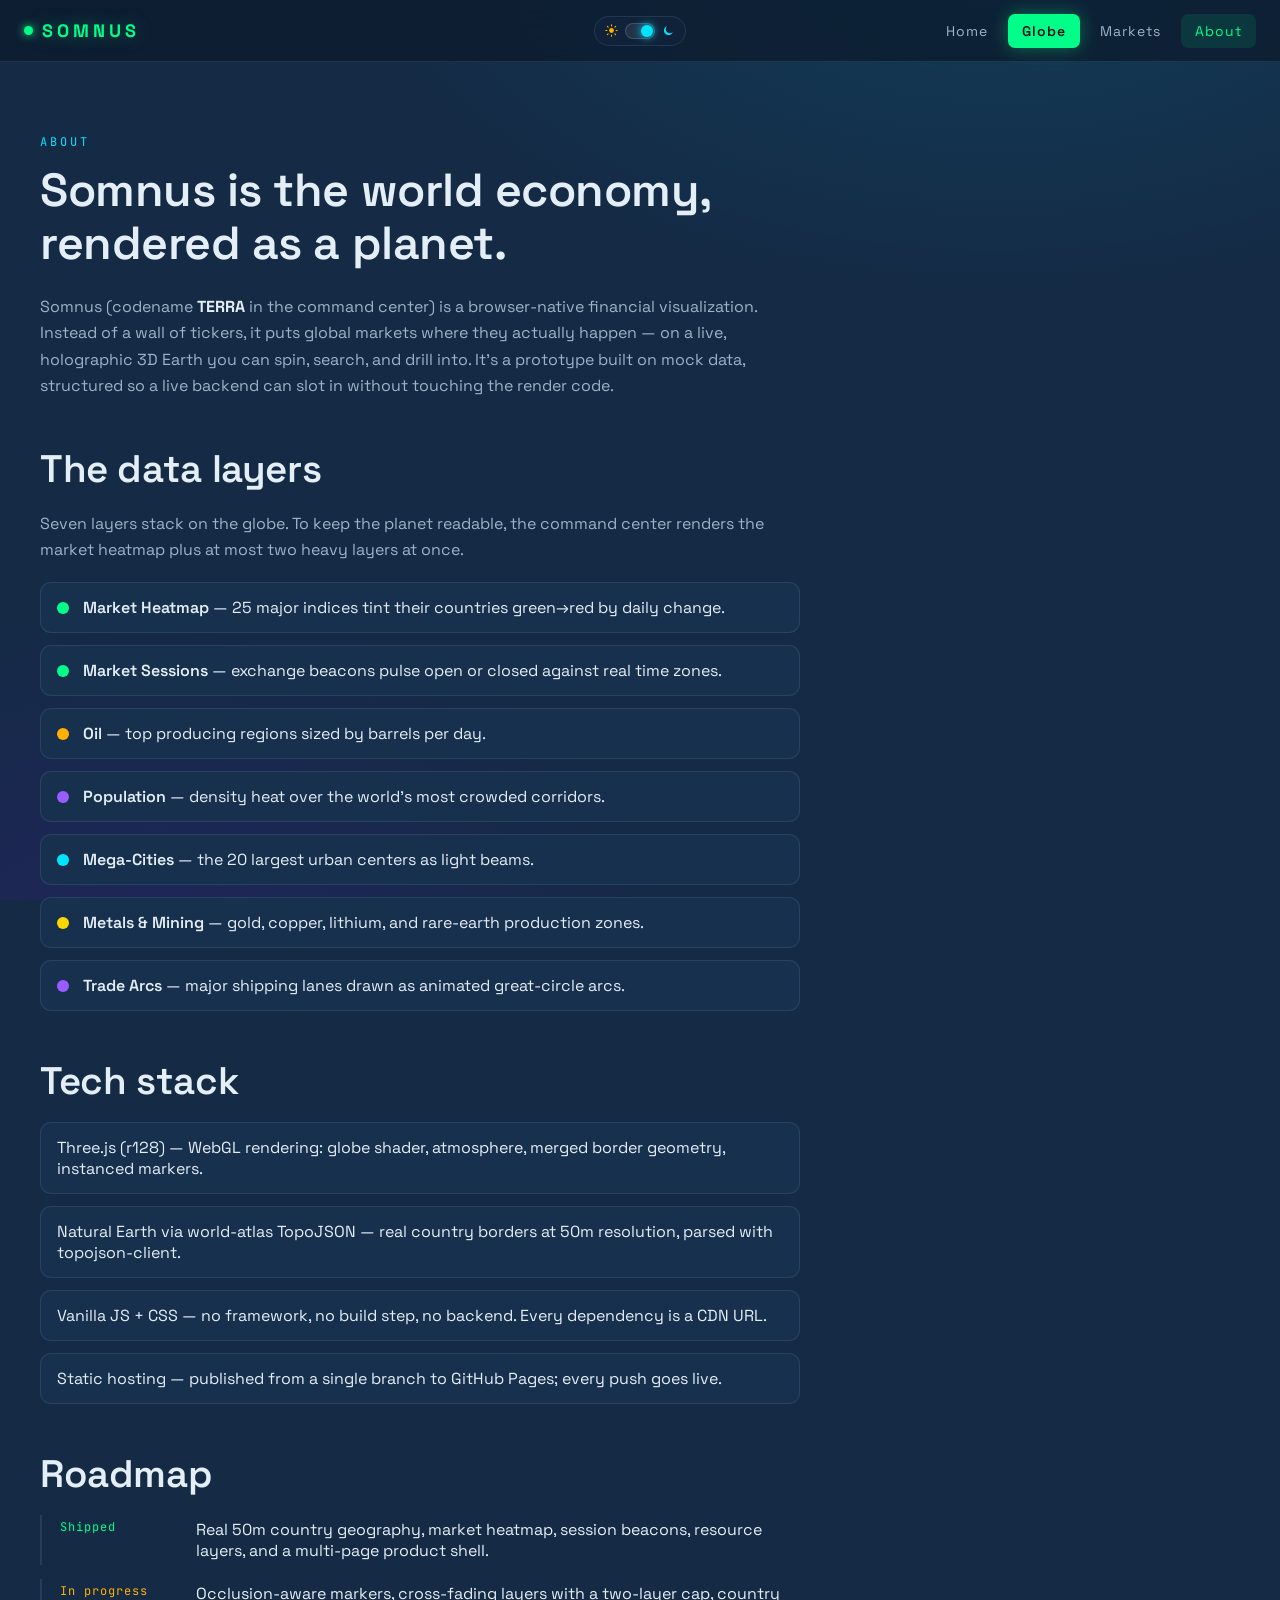
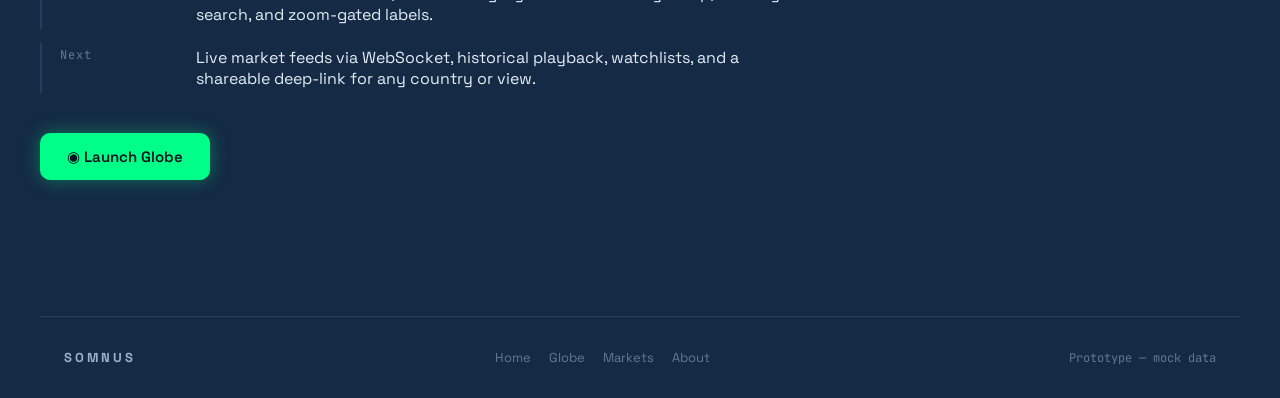
<file: about.html>
<!DOCTYPE html>
<html lang="en">
<head>
<meta charset="UTF-8">
<script>(function(){try{var t=localStorage.getItem('somnus-theme');document.documentElement.setAttribute('data-theme',t==='light'?'light':'dark');}catch(e){document.documentElement.setAttribute('data-theme','dark');}})();</script>
<meta name="viewport" content="width=device-width, initial-scale=1.0">
<title>About — SOMNUS</title>
<meta name="description" content="What SOMNUS is, the data layers it renders, the tech behind the globe, and where the prototype is headed.">
<link rel="preconnect" href="https://fonts.googleapis.com">
<link rel="preconnect" href="https://fonts.gstatic.com" crossorigin>
<link href="https://fonts.googleapis.com/css2?family=Space+Grotesk:wght@400;500;600;700&family=JetBrains+Mono:wght@400;500;700&display=swap" rel="stylesheet">
<link rel="stylesheet" href="./assets/css/style.css">
</head>
<body class="page" data-page="about">
<div data-nav></div>

<main class="wrap section">
  <div class="prose">
    <div class="eyebrow">About</div>
    <h1 style="font-size:clamp(1.9rem,4vw,2.9rem);">Somnus is the world economy, rendered as a planet.</h1>
    <p>Somnus (codename <strong style="color:var(--text)">TERRA</strong> in the command center) is a
      browser-native financial visualization. Instead of a wall of tickers, it puts global markets where
      they actually happen — on a live, holographic 3D Earth you can spin, search, and drill into. It's a
      prototype built on mock data, structured so a live backend can slot in without touching the render code.</p>

    <h2>The data layers</h2>
    <p>Seven layers stack on the globe. To keep the planet readable, the command center renders the market
      heatmap plus at most two heavy layers at once.</p>
    <ul class="layer-list">
      <li><span class="sw" style="background:var(--green)"></span><div><span class="lname">Market Heatmap</span> — 25 major indices tint their countries green→red by daily change.</div></li>
      <li><span class="sw" style="background:var(--green)"></span><div><span class="lname">Market Sessions</span> — exchange beacons pulse open or closed against real time zones.</div></li>
      <li><span class="sw" style="background:var(--amber)"></span><div><span class="lname">Oil</span> — top producing regions sized by barrels per day.</div></li>
      <li><span class="sw" style="background:var(--purple)"></span><div><span class="lname">Population</span> — density heat over the world's most crowded corridors.</div></li>
      <li><span class="sw" style="background:var(--cyan)"></span><div><span class="lname">Mega-Cities</span> — the 20 largest urban centers as light beams.</div></li>
      <li><span class="sw" style="background:#FFD700"></span><div><span class="lname">Metals &amp; Mining</span> — gold, copper, lithium, and rare-earth production zones.</div></li>
      <li><span class="sw" style="background:var(--purple)"></span><div><span class="lname">Trade Arcs</span> — major shipping lanes drawn as animated great-circle arcs.</div></li>
    </ul>

    <h2>Tech stack</h2>
    <ul class="stack-list">
      <li><div><span class="lname">Three.js (r128)</span> — WebGL rendering: globe shader, atmosphere, merged border geometry, instanced markers.</div></li>
      <li><div><span class="lname">Natural Earth via world-atlas TopoJSON</span> — real country borders at 50m resolution, parsed with topojson-client.</div></li>
      <li><div><span class="lname">Vanilla JS + CSS</span> — no framework, no build step, no backend. Every dependency is a CDN URL.</div></li>
      <li><div><span class="lname">Static hosting</span> — published from a single branch to GitHub Pages; every push goes live.</div></li>
    </ul>

    <h2>Roadmap</h2>
    <div class="roadmap">
      <div class="road-item done"><span class="ph">Shipped</span><div>Real 50m country geography, market heatmap, session beacons, resource layers, and a multi-page product shell.</div></div>
      <div class="road-item now"><span class="ph">In progress</span><div>Occlusion-aware markers, cross-fading layers with a two-layer cap, country search, and zoom-gated labels.</div></div>
      <div class="road-item next"><span class="ph">Next</span><div>Live market feeds via WebSocket, historical playback, watchlists, and a shareable deep-link for any country or view.</div></div>
    </div>

    <div style="margin-top:40px;">
      <a class="btn btn-primary" href="./globe.html">◉ Launch Globe</a>
    </div>
  </div>
</main>

<div data-footer></div>

<script src="./assets/js/include.js"></script>
</body>
</html>
</file>
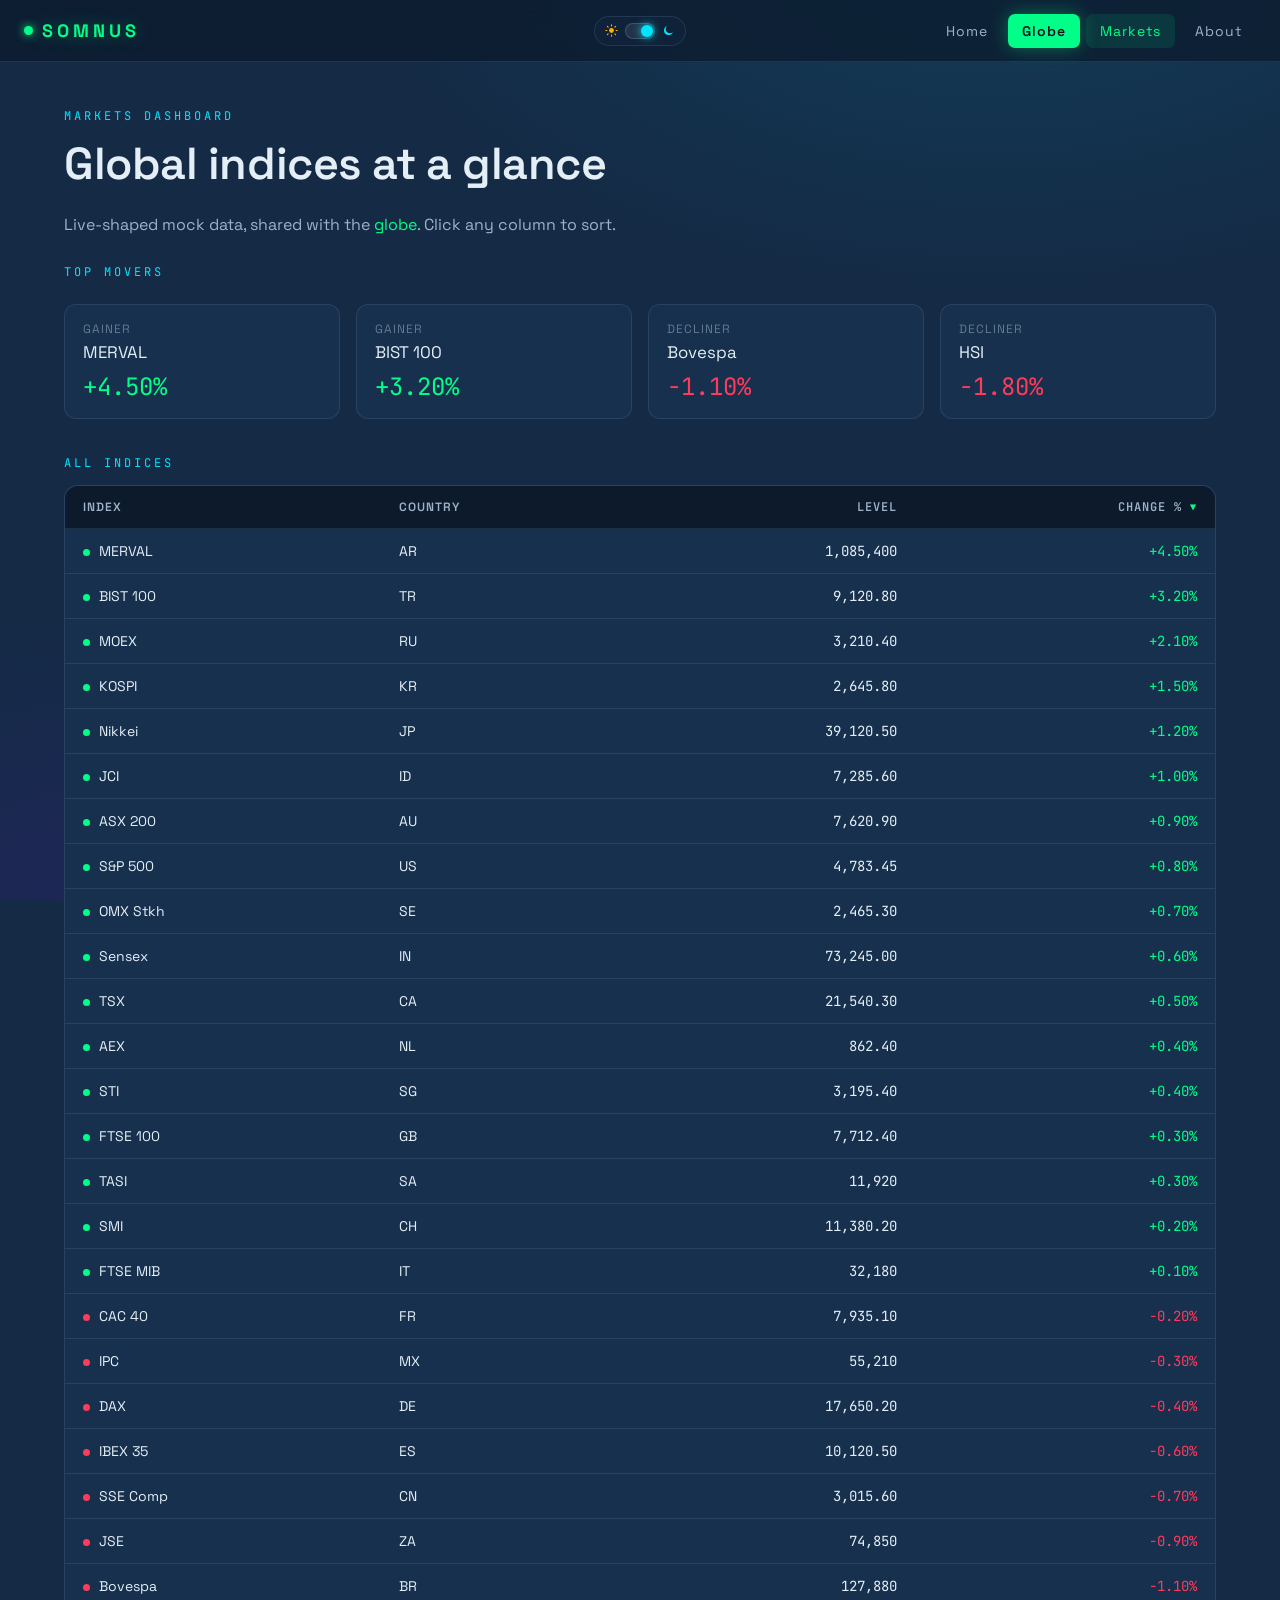
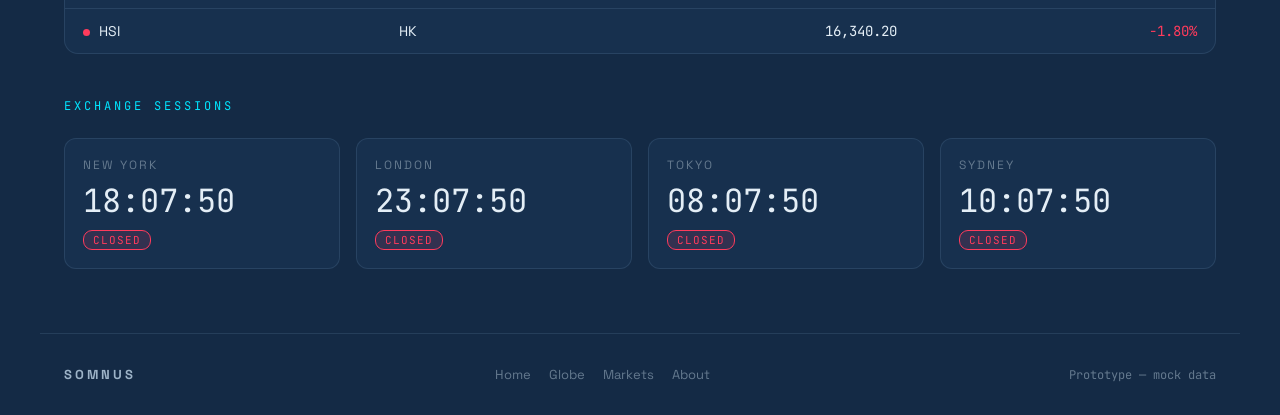
<file: markets.html>
<!DOCTYPE html>
<html lang="en">
<head>
<meta charset="UTF-8">
<script>(function(){try{var t=localStorage.getItem('somnus-theme');document.documentElement.setAttribute('data-theme',t==='light'?'light':'dark');}catch(e){document.documentElement.setAttribute('data-theme','dark');}})();</script>
<meta name="viewport" content="width=device-width, initial-scale=1.0">
<title>Markets — SOMNUS</title>
<meta name="description" content="SOMNUS markets dashboard: major world indices, top movers, and live exchange session clocks — the same data that drives the globe.">
<link rel="preconnect" href="https://fonts.googleapis.com">
<link rel="preconnect" href="https://fonts.gstatic.com" crossorigin>
<link href="https://fonts.googleapis.com/css2?family=Space+Grotesk:wght@400;500;600;700&family=JetBrains+Mono:wght@400;500;700&display=swap" rel="stylesheet">
<link rel="stylesheet" href="./assets/css/style.css">
</head>
<body class="page" data-page="markets">
<div data-nav></div>

<main class="wrap">
  <div class="page-head">
    <div class="eyebrow">Markets Dashboard</div>
    <h1 style="font-size:clamp(1.8rem,4vw,2.8rem);">Global indices at a glance</h1>
    <p>Live-shaped mock data, shared with the <a href="./globe.html" style="color:var(--green)">globe</a>.
      Click any column to sort.</p>
  </div>

  <!-- TOP MOVERS -->
  <div class="eyebrow">Top Movers</div>
  <div class="movers" id="movers"></div>

  <!-- INDEX TABLE -->
  <div class="eyebrow">All Indices</div>
  <div class="tbl-wrap">
    <table class="mk" id="mkTable">
      <thead>
        <tr>
          <th data-k="name">Index <span class="arw"></span></th>
          <th data-k="iso">Country <span class="arw"></span></th>
          <th class="num" data-k="index">Level <span class="arw"></span></th>
          <th class="num" data-k="change">Change % <span class="arw"></span></th>
        </tr>
      </thead>
      <tbody></tbody>
    </table>
  </div>

  <!-- SESSION CLOCKS -->
  <div class="eyebrow" style="margin-top:44px;">Exchange Sessions</div>
  <div class="clocks-row" id="clocksRow"></div>
</main>

<div data-footer></div>

<script src="./assets/js/data.js"></script>
<script src="./assets/js/include.js"></script>
<script>
(function () {
  var D = window.SOMNUS_DATA;
  var chgColor = function (v) { return v >= 0 ? "var(--green)" : "var(--red)"; };
  var fmtChg = function (v) { return (v >= 0 ? "+" : "") + v.toFixed(2) + "%"; };

  // ---- movers ----
  var sorted = D.MARKET_DATA.slice().sort(function (a, b) { return b.change - a.change; });
  var movers = [sorted[0], sorted[1], sorted[sorted.length - 2], sorted[sorted.length - 1]];
  document.getElementById("movers").innerHTML = movers.map(function (m) {
    return '<div class="mover"><div class="k">' + (m.change >= 0 ? "Gainer" : "Decliner") + '</div>' +
      '<div class="name">' + m.name + '</div>' +
      '<div class="chg" style="color:' + chgColor(m.change) + '">' + fmtChg(m.change) + '</div></div>';
  }).join("");

  // ---- sortable table ----
  var tbody = document.querySelector("#mkTable tbody");
  var state = { k: "change", dir: -1 };
  function flag(iso) {
    var m = D.MARKET_DATA.find(function (x) { return x.iso === iso; });
    var up = m && m.change >= 0;
    return '<span class="dot-flag" style="background:' + (up ? "var(--green)" : "var(--red)") + '"></span>';
  }
  function render() {
    var rows = D.MARKET_DATA.slice().sort(function (a, b) {
      var av = a[state.k], bv = b[state.k];
      if (typeof av === "string") return av.localeCompare(bv) * state.dir;
      return (av - bv) * state.dir;
    });
    tbody.innerHTML = rows.map(function (m) {
      return "<tr>" +
        "<td>" + flag(m.iso) + m.name + "</td>" +
        "<td>" + m.iso + "</td>" +
        '<td class="num">' + m.value + "</td>" +
        '<td class="num" style="color:' + chgColor(m.change) + '">' + fmtChg(m.change) + "</td>" +
        "</tr>";
    }).join("");
    document.querySelectorAll("#mkTable th").forEach(function (th) {
      var a = th.querySelector(".arw");
      if (a) a.textContent = th.dataset.k === state.k ? (state.dir === 1 ? "▲" : "▼") : "";
    });
  }
  document.querySelectorAll("#mkTable th").forEach(function (th) {
    th.addEventListener("click", function () {
      var k = th.dataset.k;
      if (state.k === k) state.dir *= -1;
      else { state.k = k; state.dir = (k === "name" || k === "iso") ? 1 : -1; }
      render();
    });
  });
  render();

  // ---- session clocks ----
  var clocks = [
    { city: "NEW YORK", tz: "America/New_York", session: D.SESSIONS_DATA[0] },
    { city: "LONDON", tz: "Europe/London", session: D.SESSIONS_DATA[1] },
    { city: "TOKYO", tz: "Asia/Tokyo", session: D.SESSIONS_DATA[3] },
    { city: "SYDNEY", tz: "Australia/Sydney", session: D.SESSIONS_DATA[5] },
  ];
  var row = document.getElementById("clocksRow");
  row.innerHTML = clocks.map(function (c) {
    return '<div class="clock-card"><div class="city">' + c.city + '</div>' +
      '<div class="t" data-tz="' + c.tz + '">--:--</div>' +
      '<span class="pill" data-city="' + c.city + '">--</span></div>';
  }).join("");
  function tick() {
    var now = new Date();
    row.querySelectorAll(".t").forEach(function (el) {
      el.textContent = new Intl.DateTimeFormat("en-GB", { timeZone: el.dataset.tz, hour: "2-digit", minute: "2-digit", second: "2-digit" }).format(now);
    });
    clocks.forEach(function (c) {
      var open = window.SOMNUS.isSessionOpen(c.session);
      var pill = row.querySelector('.pill[data-city="' + c.city + '"]');
      if (pill) { pill.textContent = open ? "OPEN" : "CLOSED"; pill.className = "pill " + (open ? "open" : "closed"); }
    });
  }
  tick(); setInterval(tick, 1000);
})();
</script>
</body>
</html>
</file>
<file: assets/css/style.css>
/* ============================================================================
   SOMNUS — shared design system
   Dark holographic fintech identity (default) with a light-mode override.
   Ocean-blue base (not near-black), neon green primary, violet secondary,
   red for negative. One display font (Space Grotesk) + one mono (JetBrains
   Mono) for numbers. All colors route through CSS custom properties so
   [data-theme="light"] can override the whole palette in one place.
   ============================================================================ */
:root {
  /* surfaces (ocean blue family) */
  --bg:        #142A45;
  --bg-deep:   #0C1A2C;
  --surface:   #17304E;
  --surface-2: #1E3C60;
  --line:      rgba(140, 180, 220, 0.14);

  /* brand — expressed as r,g,b triplets so alpha variants can compose via
     rgba(var(--x-rgb), N); the hex-ish vars below just wrap those triplets */
  --green-rgb:  0, 255, 136;
  --purple-rgb: 155, 92, 255;
  --red-rgb:    255, 59, 92;
  --amber-rgb:  255, 176, 0;
  --cyan-rgb:   0, 229, 255;
  --green:  rgb(var(--green-rgb));
  --purple: rgb(var(--purple-rgb));
  --red:    rgb(var(--red-rgb));
  --amber:  rgb(var(--amber-rgb));
  --cyan:   rgb(var(--cyan-rgb));
  --green-hover: #46ffab;
  --on-accent: #06121F; /* text color painted on top of a solid --green fill */

  /* text */
  --text:  #E4EEF6;
  --muted: #9DB3C7;
  --dim:   #64798E;

  --border:    rgba(var(--green-rgb), 0.25);
  --panel-bg:  rgba(18, 36, 58, 0.9);
  --panel-solid: rgba(12, 26, 44, 0.97);
  --chrome-glass: rgba(12, 26, 44, 0.72);
  --chrome-fade-1: rgba(12, 26, 44, 0.95);
  --chrome-fade-2: rgba(12, 26, 44, 0.5);
  --glow-green: 0 0 18px rgba(var(--green-rgb), 0.35);
  --shadow-rgb: 0, 0, 0;

  /* misc surface-level accents used in a few places */
  --hover-tint:    rgba(255, 255, 255, 0.05);
  --hairline:      rgba(255, 255, 255, 0.06);
  --control-bg:    rgba(255, 255, 255, 0.08);
  --control-border:rgba(255, 255, 255, 0.15);
  --knob-off:      #556;
  --label-color:   rgba(220, 235, 250, 0.85);
  --label-shadow:  rgba(0, 0, 0, 0.9);
  --wash-cyan:   rgba(0, 229, 255, 0.10);
  --wash-purple: rgba(123, 0, 255, 0.12);
  --overlay-opacity: 0.3;
  --vignette-alpha: 0.5;

  /* globe command-center chrome background (the DOM layer behind the canvas,
     matched by GLOBE_PALETTE.clear in globe.js) — deep space so the
     realistic ocean-blue Earth pops like a planet against the void */
  --globe-app-bg: #05070D;

  --display: 'Space Grotesk', system-ui, sans-serif;
  --mono: 'JetBrains Mono', 'SF Mono', Menlo, Consolas, monospace;

  --nav-h: 62px;
  --maxw: 1200px;

  color-scheme: dark;
  transition: background-color .3s ease, color .3s ease;
}

/* ---------------- LIGHT THEME ---------------- */
[data-theme="light"] {
  --bg:        #F5F7FA;
  --bg-deep:   #F5F7FA;
  --surface:   #FFFFFF;
  --surface-2: #E9EDF3;
  --line:      #E2E6EC;

  /* Slightly deeper than the nominal brand hues (#00C46A / #0088A8 / #B36B00 /
     #E02E4D) so every use — button fills, badges, AND plain text — clears
     WCAG AA (4.5:1) against the light surfaces. Same hue family, just tuned
     for contrast per the "everything must stay readable" requirement. */
  --green-rgb:  0, 128, 69;
  --purple-rgb: 106, 0, 224;
  --red-rgb:    211, 43, 72;
  --amber-rgb:  158, 95, 0;
  --cyan-rgb:   0, 120, 149;
  --green-hover: #12D67D;
  --on-accent: #FFFFFF;

  --text:  #0B1220;
  --muted: #4B5768;
  --dim:   #637086;

  --border:    rgba(var(--green-rgb), 0.4);
  --panel-bg:  rgba(255, 255, 255, 0.85);
  --panel-solid: rgba(255, 255, 255, 0.97);
  --chrome-glass: rgba(255, 255, 255, 0.72);
  --chrome-fade-1: rgba(255, 255, 255, 0.95);
  --chrome-fade-2: rgba(255, 255, 255, 0.55);
  --glow-green: 0 0 14px rgba(var(--green-rgb), 0.25);
  --shadow-rgb: 20, 30, 55;

  --hover-tint:    rgba(11, 18, 32, 0.045);
  --hairline:      rgba(11, 18, 32, 0.08);
  --control-bg:    rgba(11, 18, 32, 0.06);
  --control-border:rgba(11, 18, 32, 0.16);
  --knob-off:      #B7C0CC;
  --label-color:   rgba(20, 30, 45, 0.82);
  --label-shadow:  rgba(255, 255, 255, 0.9);
  --wash-cyan:   rgba(0, 136, 168, 0.06);
  --wash-purple: rgba(106, 0, 224, 0.05);
  --overlay-opacity: 0.12;
  --vignette-alpha: 0.16;

  --globe-app-bg: #DCE4EE;

  color-scheme: light;
}

* { box-sizing: border-box; }

html, body {
  margin: 0;
  padding: 0;
  background: var(--bg);
  color: var(--text);
  font-family: var(--display);
  -webkit-font-smoothing: antialiased;
}
body { min-height: 100vh; }

a { color: inherit; text-decoration: none; }
h1, h2, h3 { font-weight: 600; letter-spacing: -0.01em; line-height: 1.15; margin: 0 0 0.5em; }
h1 { font-size: clamp(2.2rem, 5vw, 3.8rem); }
h2 { font-size: clamp(1.6rem, 3vw, 2.4rem); }
h3 { font-size: 1.15rem; }
p { line-height: 1.65; color: var(--muted); margin: 0 0 1em; }
.mono { font-family: var(--mono); font-variant-numeric: tabular-nums; }
.pos { color: var(--green); }
.neg { color: var(--red); }

:focus-visible { outline: 2px solid var(--green); outline-offset: 2px; border-radius: 4px; }

/* subtle page background wash so pages aren't flat */
body.page {
  background:
    radial-gradient(1100px 620px at 78% -8%, var(--wash-cyan), transparent 60%),
    radial-gradient(900px 620px at 12% 108%, var(--wash-purple), transparent 60%),
    var(--bg);
  background-attachment: fixed;
}

/* ---------------- THEME TOGGLE (injected by include.js / static in globe.html) --- */
.theme-toggle {
  position: absolute; left: 50%; top: 50%; transform: translate(-50%, -50%);
  display: inline-flex; align-items: center; gap: 7px; cursor: pointer;
  background: var(--panel-bg); border: 1px solid var(--line); border-radius: 999px;
  padding: 6px 10px; color: var(--muted); font-family: var(--display);
  transition: background .3s ease, border-color .3s ease;
}
.theme-toggle:hover { border-color: var(--green); }
.theme-toggle svg { display: block; }
.theme-toggle .tt-sun { color: var(--amber); transition: color .3s ease; }
.theme-toggle .tt-moon { color: var(--cyan); transition: color .3s ease; }
.theme-toggle .tt-track {
  position: relative; width: 30px; height: 16px; border-radius: 999px; flex-shrink: 0;
  background: var(--control-bg); border: 1px solid var(--control-border);
  transition: background .3s ease, border-color .3s ease;
}
.theme-toggle .tt-knob {
  position: absolute; top: 1px; left: 1px; width: 12px; height: 12px; border-radius: 50%;
  background: var(--cyan); box-shadow: 0 0 8px var(--cyan);
  transition: transform .3s cubic-bezier(.2,.9,.25,1), background .3s ease, box-shadow .3s ease;
  transform: translateX(14px); /* resting near the moon = dark (default) */
}
[data-theme="light"] .theme-toggle .tt-knob {
  transform: translateX(0); /* resting near the sun = light */
  background: var(--amber); box-shadow: 0 0 8px var(--amber);
}
/* nested in the globe topbar's center cluster instead of floating centered */
#topCenter .theme-toggle { position: static; transform: none; }

/* ---------------- GLOBE VIEW-MODE TOGGLE (stylized vs. realistic Blue Marble) --- */
/* same pill/icon family as .theme-toggle, static in the topbar's center cluster */
.mode-toggle {
  position: static; display: inline-flex; align-items: center; gap: 7px; cursor: pointer;
  background: var(--panel-bg); border: 1px solid var(--line); border-radius: 999px;
  padding: 6px 10px; color: var(--muted); font-family: var(--display);
  transition: background .3s ease, border-color .3s ease;
}
.mode-toggle:hover { border-color: var(--cyan); }
.mode-toggle svg { display: block; }
.mode-toggle .mt-grid { color: var(--cyan); transition: color .3s ease; }
.mode-toggle .mt-earth { border-radius: 50%; transition: filter .3s ease, opacity .3s ease; }
.mode-toggle .mt-track {
  position: relative; width: 30px; height: 16px; border-radius: 999px; flex-shrink: 0;
  background: var(--control-bg); border: 1px solid var(--control-border);
  transition: background .3s ease, border-color .3s ease;
}
.mode-toggle .mt-knob {
  position: absolute; top: 1px; left: 1px; width: 12px; height: 12px; border-radius: 50%;
  background: var(--cyan); box-shadow: 0 0 8px var(--cyan);
  transition: transform .3s cubic-bezier(.2,.9,.25,1), background .3s ease, box-shadow .3s ease;
  transform: translateX(0); /* resting near the grid icon = stylized (default) */
}
.mode-toggle .mt-grid { opacity: 1; }
.mode-toggle .mt-earth { opacity: 0.55; filter: saturate(0.5); }
.mode-toggle.is-realistic .mt-knob {
  transform: translateX(14px); /* resting near the earth icon = realistic */
  background: #4FA8E8; box-shadow: 0 0 8px #4FA8E8;
}
.mode-toggle.is-realistic .mt-grid { opacity: 0.5; }
.mode-toggle.is-realistic .mt-earth { opacity: 1; filter: saturate(1); }

/* ---------------- NAV (injected by include.js) ---------------- */
.nav {
  position: sticky; top: 0; z-index: 100;
  height: var(--nav-h);
  display: flex; align-items: center; justify-content: space-between;
  padding: 0 24px;
  background: var(--chrome-glass);
  backdrop-filter: blur(12px);
  border-bottom: 1px solid var(--line);
}
.nav .wordmark {
  font-weight: 700; letter-spacing: 4px; font-size: 18px; color: var(--green);
  text-shadow: var(--glow-green); display: flex; align-items: center; gap: 9px;
}
.nav .wordmark .dot {
  width: 9px; height: 9px; border-radius: 50%;
  background: var(--green); box-shadow: 0 0 10px var(--green);
}
.nav-links { display: flex; align-items: center; gap: 6px; }
.nav-links a {
  padding: 8px 14px; font-size: 14px; letter-spacing: 1px; color: var(--muted);
  border-radius: 7px; transition: color .18s, background .18s;
}
.nav-links a:hover { color: var(--text); background: var(--hover-tint); }
.nav-links a.active { color: var(--green); background: rgba(var(--green-rgb), 0.1); }
.nav-links a.cta {
  color: var(--on-accent); background: var(--green); font-weight: 600;
  box-shadow: var(--glow-green);
}
.nav-links a.cta:hover { background: var(--green-hover); color: var(--on-accent); }
.nav-burger {
  display: none; background: none; border: 1px solid var(--line);
  color: var(--text); width: 42px; height: 38px; border-radius: 8px; cursor: pointer;
  font-size: 18px;
}

@media (max-width: 780px) {
  .nav-burger { display: block; }
  .nav-links {
    position: absolute; top: var(--nav-h); left: 0; right: 0;
    flex-direction: column; align-items: stretch; gap: 0;
    background: var(--panel-solid); border-bottom: 1px solid var(--line);
    padding: 8px; max-height: 0; overflow: hidden; transition: max-height .3s ease;
  }
  .nav-links.open { max-height: 340px; }
  .nav-links a { padding: 14px; border-radius: 8px; }
}

/* ---------------- FOOTER (injected) ---------------- */
.footer {
  border-top: 1px solid var(--line);
  padding: 32px 24px;
  display: flex; flex-wrap: wrap; gap: 16px 32px;
  align-items: center; justify-content: space-between;
  max-width: var(--maxw); margin: 64px auto 0;
  color: var(--dim); font-size: 13px;
}
.footer .wordmark { font-weight: 700; letter-spacing: 3px; color: var(--muted); }
.footer .flinks { display: flex; gap: 18px; flex-wrap: wrap; }
.footer .flinks a:hover { color: var(--green); }
.footer .disclaimer { font-family: var(--mono); font-size: 12px; }

/* ---------------- shared layout ---------------- */
.wrap { max-width: var(--maxw); margin: 0 auto; padding: 0 24px; }
.section { padding: 72px 0; }
.eyebrow {
  font-family: var(--mono); font-size: 12px; letter-spacing: 3px;
  text-transform: uppercase; color: var(--cyan); margin-bottom: 14px;
}
.btn {
  display: inline-flex; align-items: center; gap: 8px; cursor: pointer;
  font-family: var(--display); font-weight: 600; font-size: 15px;
  padding: 13px 26px; border-radius: 10px; border: 1px solid transparent;
  transition: transform .15s, box-shadow .15s, background .15s;
}
.btn-primary { background: var(--green); color: var(--on-accent); box-shadow: var(--glow-green); }
.btn-primary:hover { transform: translateY(-2px); box-shadow: 0 0 26px rgba(var(--green-rgb), 0.55); }
.btn-ghost { background: transparent; border-color: var(--border); color: var(--text); }
.btn-ghost:hover { border-color: var(--green); color: var(--green); }

/* ---------------- cards ---------------- */
.card {
  background: linear-gradient(180deg, var(--surface), var(--bg-deep));
  border: 1px solid var(--line); border-radius: 14px; padding: 24px;
  transition: transform .2s, border-color .2s, box-shadow .2s;
}
.card:hover { transform: translateY(-4px); border-color: var(--border); box-shadow: 0 12px 40px rgba(var(--shadow-rgb), 0.35); }
.card .ico {
  width: 44px; height: 44px; border-radius: 11px; display: grid; place-items: center;
  background: rgba(var(--green-rgb), 0.1); margin-bottom: 16px; font-size: 22px;
}

/* ============================================================================
   LANDING (index.html)
   ============================================================================ */
.hero {
  position: relative; overflow: hidden;
  min-height: calc(100vh - var(--nav-h));
  display: grid; grid-template-columns: 1.1fr 0.9fr; align-items: center; gap: 40px;
  max-width: var(--maxw); margin: 0 auto; padding: 40px 24px;
}
.hero-copy h1 { margin-bottom: 18px; }
.hero-copy h1 .grad {
  background: linear-gradient(90deg, var(--green), var(--cyan));
  -webkit-background-clip: text; background-clip: text; -webkit-text-fill-color: transparent;
}
.hero-copy .lede { font-size: 1.15rem; max-width: 46ch; }
.hero-cta { display: flex; gap: 14px; flex-wrap: wrap; margin-top: 28px; }
.hero-stats { display: flex; gap: 30px; margin-top: 42px; flex-wrap: wrap; }
.hero-stats .stat .n { font-family: var(--mono); font-size: 1.7rem; color: var(--green); }
.hero-stats .stat .l { font-size: 12px; color: var(--dim); letter-spacing: 1px; text-transform: uppercase; }
.hero-visual { position: relative; height: 460px; }
#heroGlobe { width: 100%; height: 100%; display: block; }
.hero-glow {
  position: absolute; inset: 0; z-index: -1;
  background: radial-gradient(circle at 50% 50%, rgba(var(--green-rgb), 0.16), transparent 62%);
  filter: blur(8px);
}
@media (max-width: 900px) {
  .hero { grid-template-columns: 1fr; text-align: center; }
  .hero-copy .lede { margin-inline: auto; }
  .hero-cta, .hero-stats { justify-content: center; }
  .hero-visual { height: 340px; order: -1; }
}

.feature-grid { display: grid; grid-template-columns: repeat(3, 1fr); gap: 22px; }
@media (max-width: 820px) { .feature-grid { grid-template-columns: 1fr; } }

.cta-band {
  text-align: center; background: linear-gradient(180deg, var(--surface), var(--bg-deep));
  border: 1px solid var(--border); border-radius: 20px; padding: 56px 24px;
  box-shadow: 0 0 60px rgba(var(--green-rgb), 0.08);
}

/* ============================================================================
   MARKETS (markets.html)
   ============================================================================ */
.page-head { padding: 46px 0 10px; }
.movers { display: grid; grid-template-columns: repeat(4, 1fr); gap: 16px; margin: 24px 0 36px; }
@media (max-width: 900px) { .movers { grid-template-columns: repeat(2, 1fr); } }
@media (max-width: 520px) { .movers { grid-template-columns: 1fr; } }
.mover { background: var(--surface); border: 1px solid var(--line); border-radius: 12px; padding: 16px 18px; cursor: default; }
.mover .k { font-size: 12px; color: var(--dim); letter-spacing: 1px; text-transform: uppercase; }
.mover .name { font-size: 1.05rem; margin: 4px 0 8px; }
.mover .chg { font-family: var(--mono); font-size: 1.5rem; }

.tbl-wrap { border: 1px solid var(--line); border-radius: 14px; overflow: hidden; background: var(--surface); }
table.mk { width: 100%; border-collapse: collapse; font-size: 14px; }
table.mk th, table.mk td { padding: 13px 18px; text-align: left; }
table.mk thead th {
  background: var(--bg-deep); color: var(--muted); font-weight: 600; font-size: 12px;
  letter-spacing: 1px; text-transform: uppercase; cursor: pointer; user-select: none;
  border-bottom: 1px solid var(--line); white-space: nowrap;
}
table.mk thead th:hover { color: var(--green); }
table.mk thead th .arw { color: var(--green); font-size: 10px; }
table.mk td.num, table.mk th.num { text-align: right; font-family: var(--mono); font-variant-numeric: tabular-nums; }
table.mk tbody tr { border-bottom: 1px solid var(--line); transition: background .15s; }
table.mk tbody tr:last-child { border-bottom: none; }
table.mk tbody tr:hover { background: rgba(var(--green-rgb), 0.05); }
.dot-flag { display: inline-block; width: 7px; height: 7px; border-radius: 50%; margin-right: 9px; vertical-align: middle; }

.clocks-row { display: grid; grid-template-columns: repeat(4, 1fr); gap: 16px; margin-top: 24px; }
@media (max-width: 900px) { .clocks-row { grid-template-columns: repeat(2, 1fr); } }
.clock-card { background: var(--surface); border: 1px solid var(--line); border-radius: 12px; padding: 18px; }
.clock-card .city { font-size: 12px; letter-spacing: 2px; color: var(--dim); text-transform: uppercase; }
.clock-card .t { font-family: var(--mono); font-size: 2rem; margin: 6px 0; }
.pill { display: inline-block; font-size: 11px; padding: 2px 9px; border-radius: 9px; letter-spacing: 1px; font-family: var(--mono); }
.pill.open { background: rgba(var(--green-rgb), 0.14); color: var(--green); border: 1px solid var(--green); }
.pill.closed { background: rgba(var(--red-rgb), 0.12); color: var(--red); border: 1px solid var(--red); }

/* ============================================================================
   ABOUT (about.html)
   ============================================================================ */
.prose { max-width: 760px; }
.prose h2 { margin-top: 48px; }
.layer-list, .stack-list { list-style: none; padding: 0; margin: 18px 0; display: grid; gap: 12px; }
.layer-list li, .stack-list li {
  display: flex; gap: 14px; align-items: flex-start;
  background: var(--surface); border: 1px solid var(--line); border-radius: 11px; padding: 14px 16px;
}
.layer-list .sw { width: 12px; height: 12px; border-radius: 50%; margin-top: 5px; flex-shrink: 0; }
.layer-list .lname { color: var(--text); font-weight: 600; }
.roadmap { display: grid; gap: 14px; margin-top: 18px; }
.road-item { display: grid; grid-template-columns: 120px 1fr; gap: 16px; align-items: start;
  border-left: 2px solid var(--line); padding: 4px 0 4px 18px; }
.road-item .ph { font-family: var(--mono); font-size: 12px; letter-spacing: 1px; }
.road-item.done .ph { color: var(--green); }
.road-item.now .ph { color: var(--amber); }
.road-item.next .ph { color: var(--dim); }
@media (max-width: 560px) { .road-item { grid-template-columns: 1fr; gap: 4px; } }

/* ---------------- toast (shared) ---------------- */
#toasts { position: fixed; bottom: 22px; left: 50%; transform: translateX(-50%); z-index: 500;
  display: flex; flex-direction: column; gap: 10px; align-items: center; pointer-events: none; }
.toast {
  background: var(--panel-solid); border: 1px solid var(--border); color: var(--text);
  padding: 11px 18px; border-radius: 10px; font-size: 13px; box-shadow: 0 10px 30px rgba(var(--shadow-rgb), 0.5);
  animation: toastIn .3s ease; max-width: 90vw;
}
.toast.err { border-color: var(--red); }
@keyframes toastIn { from { opacity: 0; transform: translateY(10px); } to { opacity: 1; transform: translateY(0); } }

/* ============================================================================
   GLOBE PAGE (globe.html) — full-viewport command center chrome
   ============================================================================ */
body.globe-page { overflow: hidden; height: 100vh; }
#app { position: fixed; inset: 0; background: var(--globe-app-bg); }
#globeCanvas { position: absolute; inset: 0; display: block; }

/* scanline + vignette overlays */
#overlay {
  position: fixed; inset: 0; pointer-events: none; z-index: 50;
  background: repeating-linear-gradient(0deg, rgba(var(--shadow-rgb),0.10) 0px, rgba(var(--shadow-rgb),0.10) 1px, transparent 1px, transparent 3px);
  mix-blend-mode: overlay; opacity: var(--overlay-opacity);
}
#vignette { position: fixed; inset: 0; pointer-events: none; z-index: 49; box-shadow: inset 0 0 170px rgba(var(--shadow-rgb), var(--vignette-alpha)); }

/* loading */
#loading {
  position: fixed; inset: 0; z-index: 200; background: var(--bg-deep);
  display: flex; flex-direction: column; align-items: center; justify-content: center;
  transition: opacity .8s ease;
}
#loading .logo {
  font-size: 48px; letter-spacing: 14px; font-weight: 700; color: var(--green);
  text-shadow: 0 0 20px rgba(var(--green-rgb),0.8), 0 0 60px rgba(var(--green-rgb),0.4); margin-bottom: 18px;
}
#bootLines { width: 520px; max-width: 80vw; height: 180px; font-size: 12px; color: var(--green); line-height: 1.6; overflow: hidden; font-family: var(--mono); opacity: 0.85; }
#bootLines div { opacity: 0; animation: fadeIn .15s forwards; }
.bootBar { width: 520px; max-width: 80vw; height: 4px; background: rgba(var(--green-rgb),0.12); margin-top: 14px; border-radius: 2px; overflow: hidden; }
.bootBar > div { height: 100%; width: 0%; background: linear-gradient(90deg, var(--green), var(--purple)); box-shadow: 0 0 12px var(--green); transition: width .25s linear; }
@keyframes fadeIn { to { opacity: 1; } }

/* topbar */
#topbar {
  position: fixed; top: 0; left: 0; right: 0; height: 52px; z-index: 30;
  display: flex; align-items: center; justify-content: space-between; padding: 0 18px;
  background: linear-gradient(180deg, var(--chrome-fade-1), var(--chrome-fade-2));
  border-bottom: 1px solid var(--border); backdrop-filter: blur(4px);
}
#brand { display: flex; align-items: center; gap: 10px; font-weight: 700; letter-spacing: 4px; font-size: 16px; color: var(--green); text-shadow: var(--glow-green); }
#brand a { color: var(--green); }
#brand .dot { width: 8px; height: 8px; border-radius: 50%; background: var(--red); box-shadow: 0 0 8px var(--red); animation: blink 1.4s infinite; }
#brand .home { color: var(--dim); font-size: 11px; letter-spacing: 1px; font-weight: 400; }
#brand .home:hover { color: var(--green); }
@keyframes blink { 0%,100% { opacity: 1; } 50% { opacity: .25; } }
#topCenter { display: flex; align-items: center; gap: 18px; }
#clocks { display: flex; gap: 22px; }
.clock { display: flex; flex-direction: column; align-items: center; font-size: 11px; color: var(--dim); min-width: 88px; }
.clock .city { letter-spacing: 2px; font-size: 9px; color: var(--muted); }
.clock .time { font-size: 15px; color: var(--green); font-weight: 600; font-family: var(--mono); }
.clock .pill { margin-top: 2px; font-size: 8px; padding: 1px 6px; }
#utcWrap { display: flex; align-items: center; gap: 8px; font-size: 12px; color: var(--purple); font-family: var(--mono); }

/* left layer panel — docked, collapsible */
#layerPanel {
  position: fixed; top: 66px; left: 14px; width: 232px; z-index: 30;
  background: var(--panel-bg); border: 1px solid var(--border); border-radius: 10px;
  padding: 12px 14px; box-shadow: 0 0 24px rgba(var(--green-rgb),0.06); backdrop-filter: blur(6px);
  transition: transform .3s ease, opacity .3s ease;
}
#layerPanel .phead { display: flex; align-items: center; justify-content: space-between; margin-bottom: 8px; }
#layerPanel h3 { margin: 0; font-size: 11px; letter-spacing: 3px; color: var(--muted); font-weight: 600; }
#panelCollapse { background: none; border: none; color: var(--dim); cursor: pointer; font-size: 15px; padding: 2px 6px; }
#panelCollapse:hover { color: var(--green); }
#layerPanel.collapsed { transform: translateX(-208px); }
#layerPanel.collapsed .pbody { opacity: 0; pointer-events: none; }
#layerPanel.collapsed #panelCollapse { transform: rotate(180deg); }
.layerRow { display: flex; align-items: center; justify-content: space-between; padding: 7px 0; border-bottom: 1px solid var(--hairline); font-size: 12px; }
.layerRow:last-child { border-bottom: none; }
.layerRow.locked { opacity: 0.4; }
.layerRow .lbl { display: flex; flex-direction: column; }
.layerRow .lname { color: var(--text); }
.layerRow .k { color: var(--dim); font-size: 9px; }
.switch { position: relative; width: 34px; height: 18px; border-radius: 10px; background: var(--control-bg); border: 1px solid var(--control-border); cursor: pointer; flex-shrink: 0; padding: 0; }
.switch .knob { position: absolute; top: 1px; left: 1px; width: 14px; height: 14px; border-radius: 50%; background: var(--knob-off); transition: all .2s; }
.switch.on { background: rgba(var(--green-rgb),0.18); border-color: var(--green); box-shadow: 0 0 10px rgba(var(--green-rgb),0.4); }
.switch.on .knob { left: 17px; background: var(--green); box-shadow: 0 0 8px var(--green); }
.switch:disabled { cursor: not-allowed; }
.cap-hint { margin-top: 8px; font-size: 9px; color: var(--amber); line-height: 1.5; }
#resetBtn { margin-top: 12px; width: 100%; padding: 8px; background: rgba(var(--purple-rgb),0.12); border: 1px solid var(--purple); color: var(--purple); letter-spacing: 2px; font-size: 10px; border-radius: 6px; cursor: pointer; font-family: var(--mono); }
#resetBtn:hover { background: rgba(var(--purple-rgb),0.28); }
#hints { margin-top: 10px; font-size: 9px; color: var(--dim); line-height: 1.6; font-family: var(--mono); }

/* search box (top-left under topbar, right of panel) */
.search-box { position: fixed; top: 66px; left: 258px; z-index: 31; width: 240px; }
.search-box input {
  width: 100%; padding: 9px 12px; border-radius: 8px; font-family: var(--mono); font-size: 12px;
  background: var(--panel-bg); border: 1px solid var(--border); color: var(--text); backdrop-filter: blur(6px);
}
.search-box input::placeholder { color: var(--dim); }
#searchResults { display: none; margin-top: 4px; background: var(--panel-solid); border: 1px solid var(--border); border-radius: 8px; overflow: hidden; }
.sr-item { padding: 8px 12px; font-size: 12px; cursor: pointer; color: var(--muted); }
.sr-item:hover { background: rgba(var(--green-rgb),0.1); color: var(--text); }
.sr-empty { padding: 8px 12px; font-size: 12px; color: var(--dim); }

/* view controls (bottom-right vertical rail) */
#viewControls { position: fixed; right: 16px; bottom: 92px; z-index: 31; display: flex; flex-direction: column; gap: 8px; }
.vc-btn {
  width: 42px; height: 42px; border-radius: 10px; display: grid; place-items: center; cursor: pointer;
  background: var(--panel-bg); border: 1px solid var(--border); color: var(--text); font-size: 18px;
  backdrop-filter: blur(6px); transition: all .15s;
}
.vc-btn:hover { border-color: var(--green); color: var(--green); box-shadow: var(--glow-green); }
.vc-btn.active { border-color: var(--green); color: var(--green); background: rgba(var(--green-rgb),0.12); }

/* legend */
#legend {
  position: fixed; left: 14px; bottom: 82px; z-index: 29;
  background: var(--panel-bg); border: 1px solid var(--border); border-radius: 8px;
  padding: 8px 12px; font-size: 9px; color: var(--muted); display: none; gap: 6px; flex-direction: column; backdrop-filter: blur(6px);
}
#legend .row { display: flex; align-items: center; gap: 6px; }
#legend .sw { width: 9px; height: 9px; border-radius: 50%; }

/* country name labels overlay */
#countryLabels { position: fixed; inset: 0; z-index: 20; pointer-events: none; display: none; }
.c-label {
  position: absolute; top: 0; left: 0; font-family: var(--mono); font-size: 10px; letter-spacing: 1px;
  color: var(--label-color); text-shadow: 0 0 6px var(--label-shadow);
  white-space: nowrap; transition: opacity .25s;
}
.c-label.tracked { color: var(--green); text-shadow: 0 0 8px var(--label-shadow); }

/* tooltip */
#tooltip {
  position: fixed; z-index: 60; pointer-events: none;
  background: var(--panel-solid); border: 1px solid var(--green); border-radius: 6px;
  padding: 8px 12px; font-size: 11px; color: var(--green); display: none;
  box-shadow: 0 0 18px rgba(var(--green-rgb),0.3); min-width: 140px; font-family: var(--mono);
}
#tooltip .t-title { font-weight: 700; letter-spacing: 1px; margin-bottom: 4px; font-size: 12px; }
#tooltip .t-row { display: flex; justify-content: space-between; gap: 14px; color: var(--muted); font-size: 10px; }

/* right detail panel */
#profilePanel {
  position: fixed; top: 60px; right: -380px; width: 330px; bottom: 46px; z-index: 35;
  background: var(--panel-bg); border: 1px solid var(--border); border-radius: 10px 0 0 10px;
  padding: 18px; transition: right .4s cubic-bezier(.2,.9,.25,1); box-shadow: -4px 0 30px rgba(var(--shadow-rgb),0.5);
  overflow-y: auto; backdrop-filter: blur(8px);
}
#profilePanel.show { right: 14px; }
#profilePanel .close { position: absolute; top: 10px; right: 12px; cursor: pointer; color: var(--dim); font-size: 18px; background: none; border: none; }
#profilePanel .close:hover { color: var(--red); }
#profilePanel h2 { margin: 0 0 2px; font-size: 18px; color: var(--green); letter-spacing: 1px; }
#profilePanel .sub { font-size: 10px; color: var(--dim); letter-spacing: 2px; margin-bottom: 16px; font-family: var(--mono); }
.statRow { display: flex; justify-content: space-between; padding: 9px 0; border-bottom: 1px solid var(--hairline); font-size: 12px; }
.statRow .k { color: var(--muted); }
.statRow .v { color: var(--green); font-weight: 600; font-family: var(--mono); }
.statRow .v.neg { color: var(--red); }
#profilePanel .resList { margin-top: 14px; }
#profilePanel .resList .tag { display: inline-block; margin: 3px 4px 0 0; padding: 3px 8px; font-size: 9px; border: 1px solid var(--purple); color: var(--purple); border-radius: 10px; }

/* bottom ticker */
#tickerWrap {
  position: fixed; left: 0; right: 0; bottom: 0; height: 34px; z-index: 30;
  background: linear-gradient(0deg, var(--chrome-fade-1), var(--chrome-fade-2));
  border-top: 1px solid var(--border); overflow: hidden; display: flex; align-items: center;
}
#ticker { display: flex; white-space: nowrap; animation: scrollTicker 44s linear infinite; padding-left: 100%; }
.tItem { display: flex; align-items: center; gap: 6px; padding: 0 22px; font-size: 12px; background: none; border: none; color: inherit; cursor: default; font-family: var(--mono); }
.tItem[data-iso] { cursor: pointer; }
.tItem[data-iso]:hover .sym { color: var(--green); }
.tItem .sym { color: var(--muted); letter-spacing: 1px; }
.tItem .val { color: var(--text); }
.tItem .chg.up { color: var(--green); }
.tItem .chg.down { color: var(--red); }
@keyframes scrollTicker { from { transform: translateX(0); } to { transform: translateX(-100%); } }

::-webkit-scrollbar { width: 6px; height: 6px; }
::-webkit-scrollbar-thumb { background: rgba(var(--green-rgb),0.3); border-radius: 4px; }

/* globe responsive: stack panels, shrink chrome */
@media (max-width: 720px) {
  #clocks { display: none; }
  #layerPanel { top: auto; bottom: 44px; left: 0; right: 0; width: 100%; border-radius: 12px 12px 0 0; max-height: 44vh; overflow-y: auto; }
  #layerPanel.collapsed { transform: translateY(calc(100% - 42px)); }
  .search-box { left: 14px; right: 14px; top: 60px; width: auto; }
  #viewControls { bottom: auto; top: 104px; }
  #legend { display: none !important; }
  #profilePanel { width: calc(100% - 28px); left: auto; right: -100%; }
  #profilePanel.show { right: 14px; }
  /* two topbar toggle pills (theme + globe mode) need the room */
  #topbar { padding: 0 10px; }
  #brand { gap: 6px; font-size: 14px; letter-spacing: 2px; }
  #topCenter { gap: 6px; }
  .theme-toggle, .mode-toggle { padding: 5px 7px; gap: 5px; }
  #utcWrap .utc-label { display: none; }
}

/* globe topbar inline nav links */
#topNav { display: inline-flex; gap: 4px; margin-left: 10px; }
#topNav a { font-size: 11px; letter-spacing: 1px; color: var(--muted); font-weight: 400; padding: 3px 8px; border-radius: 6px; }
#topNav a:hover { color: var(--green); background: rgba(var(--green-rgb),0.1); }
@media (max-width: 720px) { #topNav { display: none; } #brand a.home { display: none; } }
</file>
